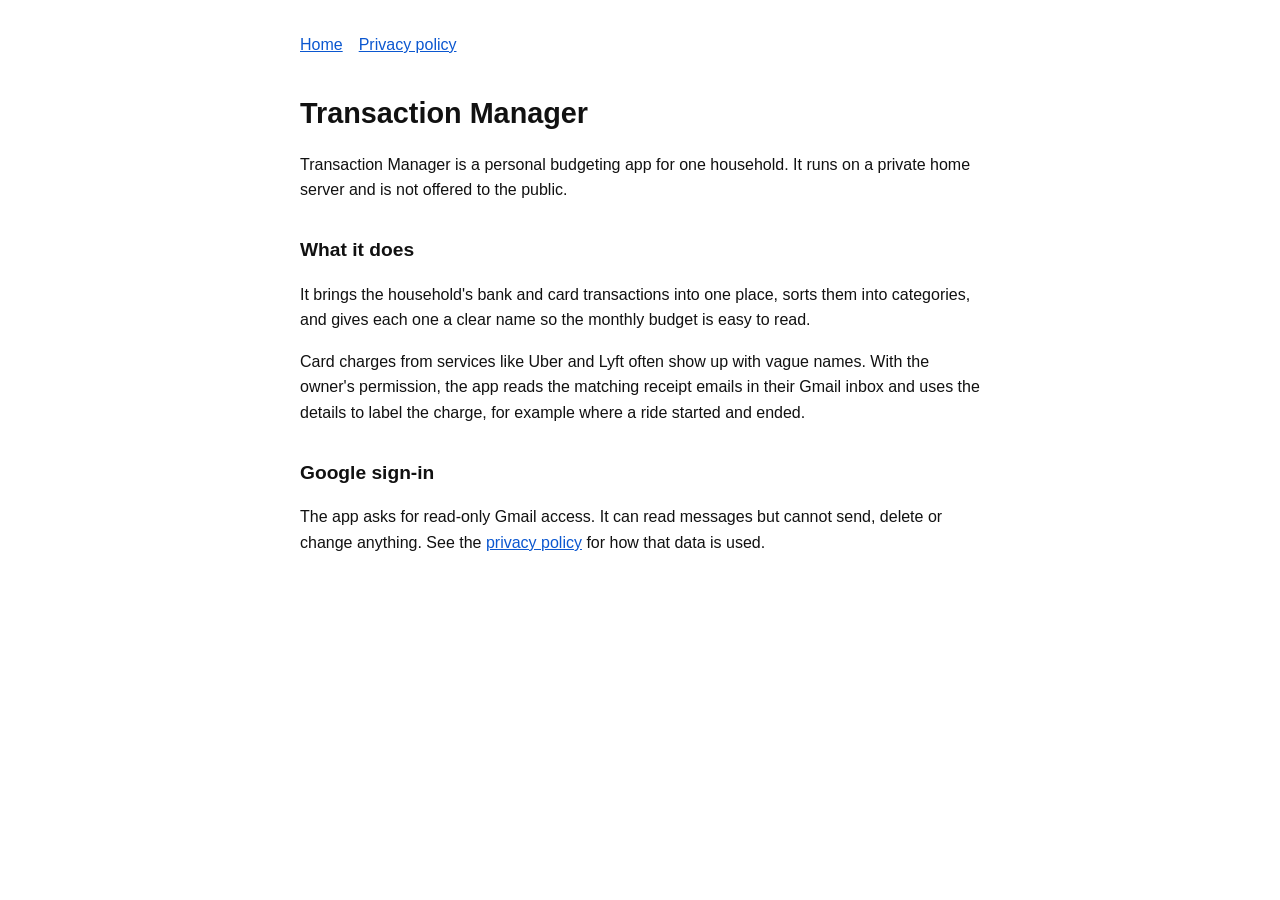
<file: index.html>
<!doctype html>
<html lang="en"><head><meta charset="utf-8"><meta name="viewport" content="width=device-width,initial-scale=1">
<title>Transaction Manager</title><link rel="stylesheet" href="style.css"></head>
<body>
<nav><a href="./">Home</a><a href="privacy.html">Privacy policy</a></nav>
<h1>Transaction Manager</h1>
<p>Transaction Manager is a personal budgeting app for one household. It runs on a private home server and is not offered to the public.</p>
<h2>What it does</h2>
<p>It brings the household's bank and card transactions into one place, sorts them into categories, and gives each one a clear name so the monthly budget is easy to read.</p>
<p>Card charges from services like Uber and Lyft often show up with vague names. With the owner's permission, the app reads the matching receipt emails in their Gmail inbox and uses the details to label the charge, for example where a ride started and ended.</p>
<h2>Google sign-in</h2>
<p>The app asks for read-only Gmail access. It can read messages but cannot send, delete or change anything. See the <a href="privacy.html">privacy policy</a> for how that data is used.</p>
</body></html>
</file>
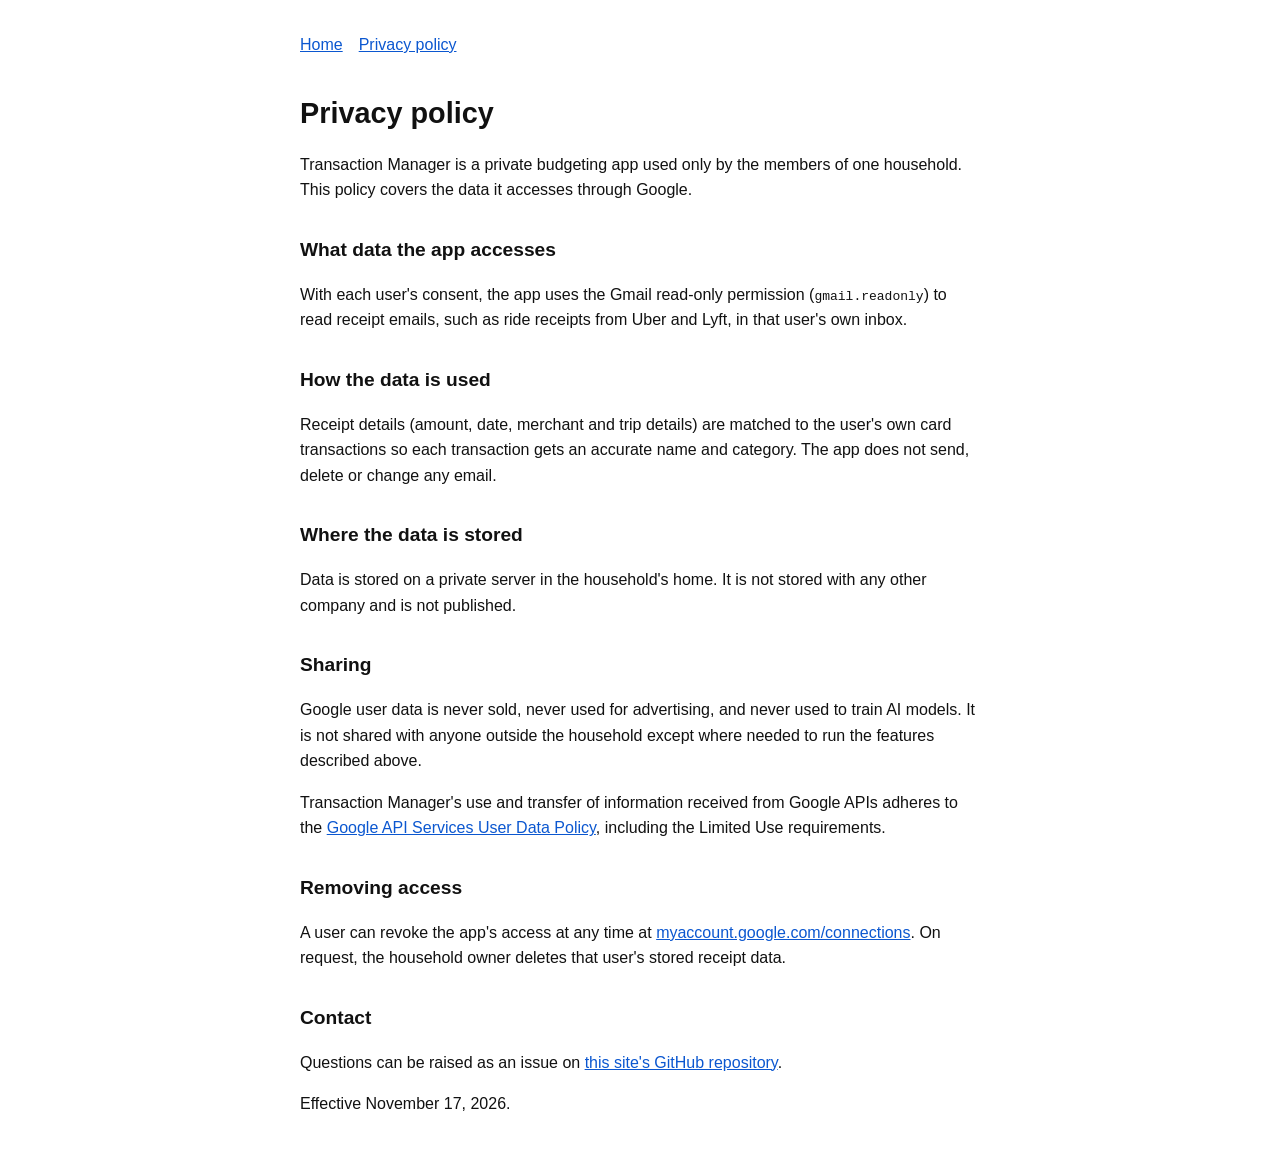
<file: privacy.html>
<!doctype html>
<html lang="en"><head><meta charset="utf-8"><meta name="viewport" content="width=device-width,initial-scale=1">
<title>Privacy policy – Transaction Manager</title><link rel="stylesheet" href="style.css"></head>
<body>
<nav><a href="./">Home</a><a href="privacy.html">Privacy policy</a></nav>
<h1>Privacy policy</h1>
<p>Transaction Manager is a private budgeting app used only by the members of one household. This policy covers the data it accesses through Google.</p>
<h2>What data the app accesses</h2>
<p>With each user's consent, the app uses the Gmail read-only permission (<code>gmail.readonly</code>) to read receipt emails, such as ride receipts from Uber and Lyft, in that user's own inbox.</p>
<h2>How the data is used</h2>
<p>Receipt details (amount, date, merchant and trip details) are matched to the user's own card transactions so each transaction gets an accurate name and category. The app does not send, delete or change any email.</p>
<h2>Where the data is stored</h2>
<p>Data is stored on a private server in the household's home. It is not stored with any other company and is not published.</p>
<h2>Sharing</h2>
<p>Google user data is never sold, never used for advertising, and never used to train AI models. It is not shared with anyone outside the household except where needed to run the features described above.</p>
<p>Transaction Manager's use and transfer of information received from Google APIs adheres to the <a href="https://developers.google.com/terms/api-services-user-data-policy">Google API Services User Data Policy</a>, including the Limited Use requirements.</p>
<h2>Removing access</h2>
<p>A user can revoke the app's access at any time at <a href="https://myaccount.google.com/connections">myaccount.google.com/connections</a>. On request, the household owner deletes that user's stored receipt data.</p>
<h2>Contact</h2>
<p>Questions can be raised as an issue on <a href="https://github.com/jhiggs15/transaction-manager-site/issues">this site's GitHub repository</a>.</p>
<p>Effective November 17, 2026.</p>
</body></html>
</file>
<file: style.css>
body{font-family:-apple-system,BlinkMacSystemFont,"Segoe UI",Roboto,sans-serif;max-width:680px;margin:0 auto;padding:32px 20px;line-height:1.6;color:#111;background:#fff}
h1{font-size:1.8rem;margin-bottom:.2rem}h2{font-size:1.2rem;margin-top:2rem}
a{color:#0b57d0}nav{margin-bottom:2rem;font-size:1rem}nav a{margin-right:16px}
footer{margin-top:3rem;font-size:.95rem;color:#333}
</file>
